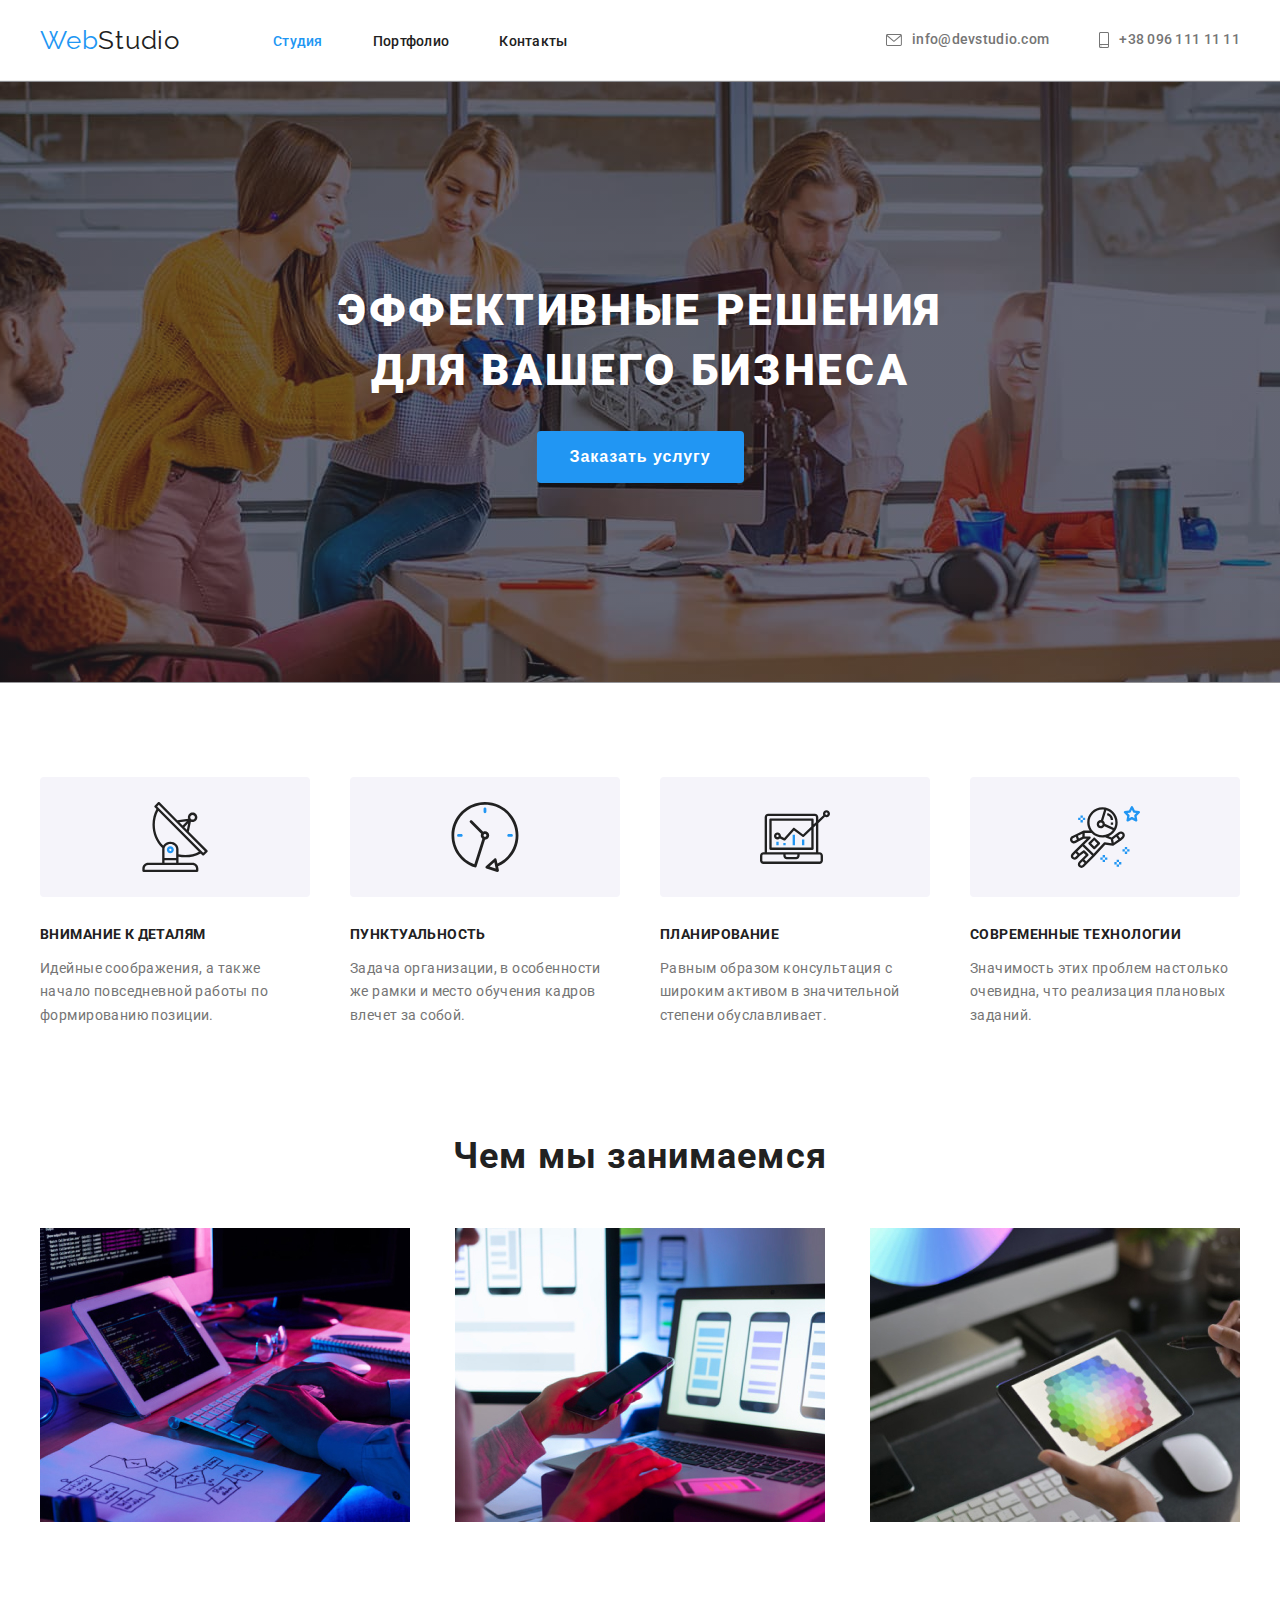
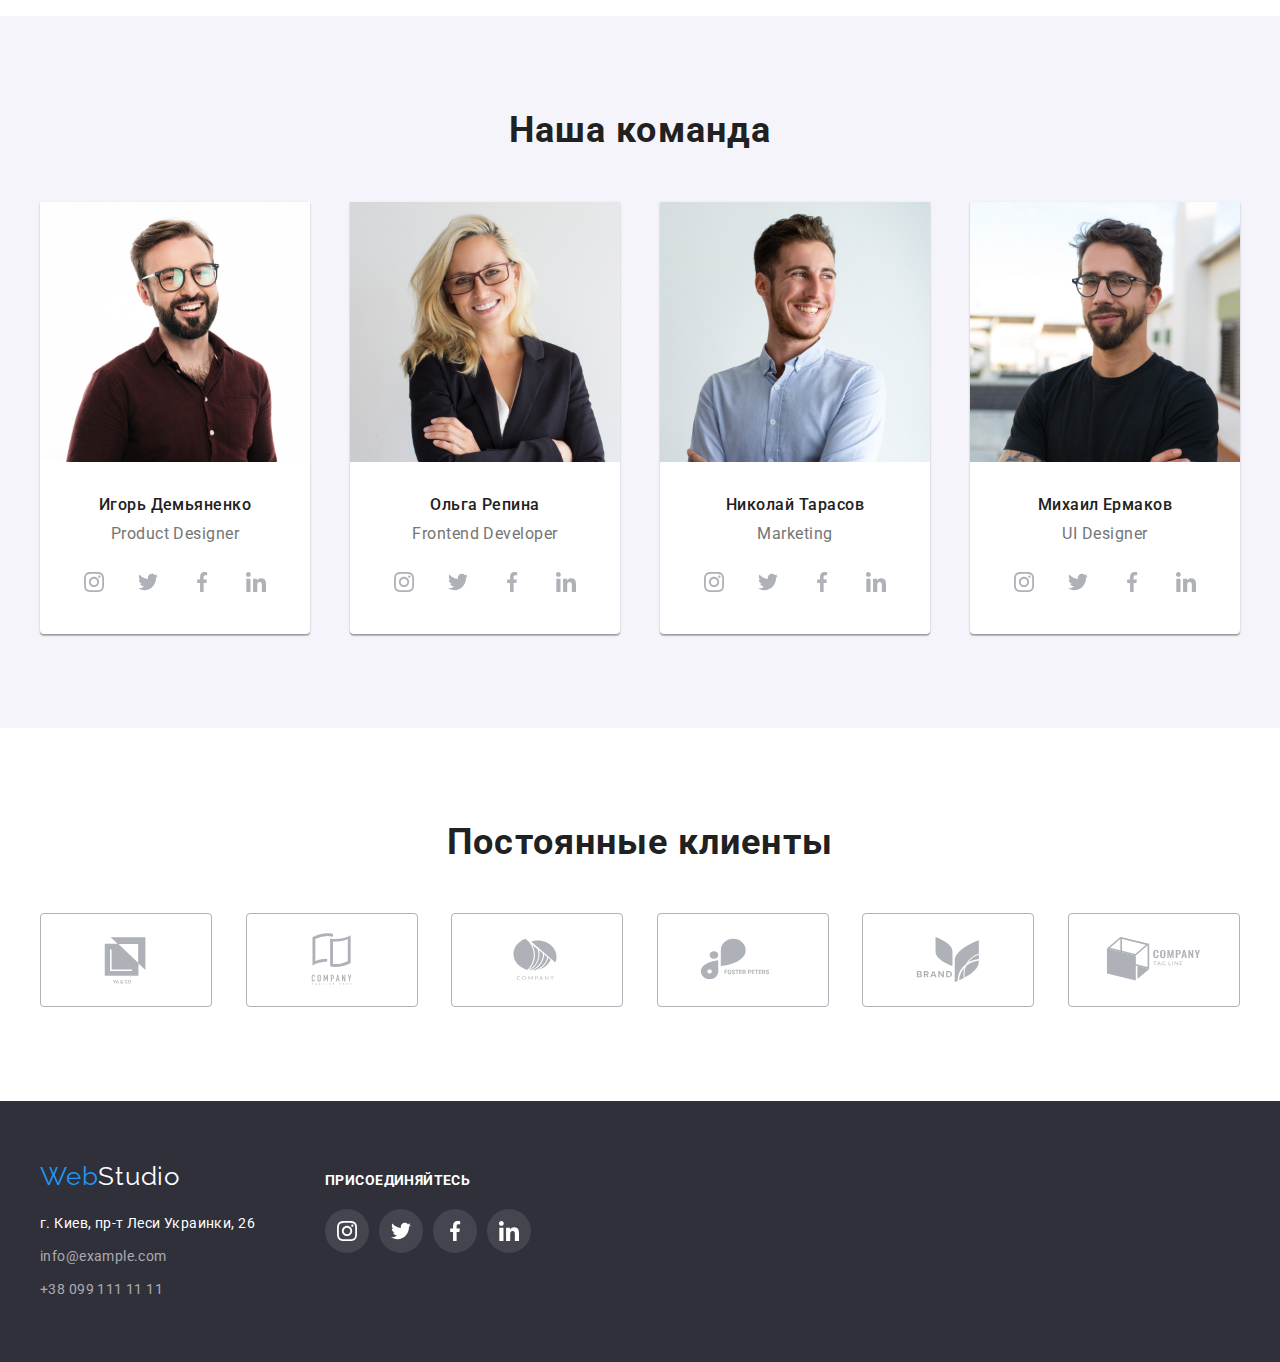
<file: index.html>
<!DOCTYPE html>
<html lang="ru">
<head>
    <meta charset="UTF-8">
    <meta http-equiv="X-UA-Compatible" content="IE=edge">
    <meta name="viewport" content="width=device-width, initial-scale=1.0">
    <title>Studio</title>
    <link rel="preconnect" href="https://fonts.googleapis.com">
    <link rel="preconnect" href="https://fonts.gstatic.com" crossorigin>
    <link href="https://fonts.googleapis.com/css2?family=Raleway:wght@700&family=Roboto:wght@400;500;700;900&display=swap"
        rel="stylesheet">
    <link rel="stylesheet" href="https://cdnjs.cloudflare.com/ajax/libs/modern-normalize/1.1.0/modern-normalize.min.css"
        integrity="sha512-wpPYUAdjBVSE4KJnH1VR1HeZfpl1ub8YT/NKx4PuQ5NmX2tKuGu6U/JRp5y+Y8XG2tV+wKQpNHVUX03MfMFn9Q=="
        crossorigin="anonymous" referrerpolicy="no-referrer" />
    <link rel="stylesheet" href="./css/styles.css">
</head>
<body>
    <header class="page-header">
        <div class="container main-nav">
            <a href="./index.html" class="logo">Web<span class="logo-second-color">Studio</span></a>
            <!-- НАВИГАЦИЯ -->
            <nav>
                <ul class="site-nav-list list">
                    <li class="site-nav-item item">
                        <a class="link current" href="./index.html">Студия</a>
                    </li>
                    <li class="site-nav-item item">
                        <a class="link" href="./portfolio.html">Портфолио</a>
                    </li>
                    <li class="site-nav-item item">
                        <a class="link" href="">Контакты</a>
                    </li>
                </ul>
            </nav>
            <ul class="header-contact-list list">
                <li class="header-contact-item item">
                    <a class="mail link" href="mailto:info@devstudio.com">
                        <svg class="contact-ico mail" width='16px' height='12px'>
                            <use href='./images/sprite.svg#icon-envelope'></use>
                        </svg>
                        info@devstudio.com
                    </a>
                </li>
                <li class="header-contact-item item">
                    <a class="phone link" href="tel:+38096111111">
                        <svg class="contact-ico mail" width='10px' height='16px'>
                            <use href='./images/sprite.svg#icon-smartphone'></use>
                        </svg>
                        +38 096 111 11 11</a>
                </li>
            </ul>
        </div>
    </header>
    <main>
    <!-- Секция HERO -->
        <section class="hero">
            <div class="container">
                <h1 class="hero-title">Эффективные решения <br> для вашего бизнеса</h1>
                <button class="hero-button">Заказать услугу</button>
            </div>
        </section>
        <!-- Секция Studio -->
        <section class="section-studio section">
            <div class="container">
                <ul class="studio-list list">
                    <li class="studio-item">
                        <div class="thumb">
                            <svg class="studio-ico antenna">
                                <use href='./images/sprite.svg#icon-antenna'>
                                </use>
                            </svg>
                        </div>
                        <h3 class="studio-title">Внимание к деталям</h3>
                        <p class="studio-text">Идейные соображения, а также начало повседневной работы по формированию позиции.</p>
                    </li>
                    <li class="studio-item">
                        <div class="thumb">
                            <svg class="studio-ico clock">
                                <use href='./images/sprite.svg#icon-clock'>
                                </use>
                            </svg>
                        </div>
                        <h3 class="studio-title">Пунктуальность</h3>
                        <p class="studio-text">Задача организации, в особенности же рамки и место обучения кадров влечет за собой.
                        </p>
                    </li>
                    <li class="studio-item">
                        <div class="thumb">
                            <svg class="studio-ico diagram">
                                <use href='./images/sprite.svg#icon-diagram'>
                                </use>
                            </svg>
                        </div>
                        <h3 class="studio-title">Планирование</h3>
                        <p class="studio-text">Равным образом консультация с широким активом в значительной степени обуславливает.
                        </p>
                    </li>
                    <li class="studio-item">
                        <div class="thumb">
                            <svg class="studio-ico astronaut">
                                <use href='./images/sprite.svg#icon-astronaut'>
                                </use>
                            </svg>
                        </div>
                        <h3 class="studio-title">Современные технологии</h3>
                        <p class="studio-text">Значимость этих проблем настолько очевидна, что реализация плановых заданий.</p>
                    </li>
                </ul>
            </div>
        </section>
        <!-- Секция Чем мы занимаемся -->
        <section class="section-doing section">
            <div class="container">
                <h2 class="doing-title">Чем мы занимаемся</h2>
                <ul class="doing-list list">
                    <li class="doing-item">
                        <img width="370" src="./images/pc.jpg" alt="разработка для пк">
                    </li>
                    <li class="doing-item">
                        <img width="370" src="./images/note.jpg" alt="разработка для ноутбуков">
                    </li>
                    <li class="doing-item">
                        <img width="370" src="./images/plan.jpg" alt="разработка для планшетов">
                    </li>
                </ul>
            </div>
        </section>
        <!-- Секция Наша Команда -->
        <section class="section-team section">
            <div class="container">
                <h2 class="section-team-title">Наша команда</h2>
                <ul class="team-list list">
                    <li class="team-item">
                        <img width="270" src="./images/1.jpg" alt="продуктовый менедежер">
                        <div class="team-text-container">
                            <h3 class="team-title">Игорь Демьяненко</h3>
                            <p class="team-text">Product Designer</p>
                            <ul class="connect-team">
                                <li>
                                    <a href="#" class="team-icon" aria-label="instagram">
                                        <svg class="team-ico">
                                            <use href='./images/sprite.svg#icon-instagram'></use>
                                        </svg>
                                    </a>
                                </li>
                                <li>
                                    <a href="#" class="team-icon" aria-label="Twitter">
                                        <svg class="team-ico">
                                            <use href='./images/sprite.svg#icon-twitter'></use>
                                        </svg>
                                    </a>
                                </li>
                                <li>
                                    <a href="#" class="team-icon" aria-label="Facebook">
                                        <svg class="team-ico">
                                            <use href='./images/sprite.svg#icon-facebook'></use>
                                        </svg>
                                    </a>
                                </li>
                                <li>
                                    <a href="#" class="team-icon" aria-label="LinkedIn">
                                        <svg class="team-ico">
                                            <use href='./images/sprite.svg#icon-linkedin'></use>
                                        </svg>
                                    </a>
                                </li>
                            </ul>
                        </div>
                    </li>
                    <li class="team-item">
                        <img width="270" src="./images/2.jpg" alt="фронтенд дивелопер">
                        <div class="team-text-container">
                            <h3 class="team-title">Ольга Репина</h3>
                            <p class="team-text">Frontend Developer</p>
                            <ul class="connect-team">
                                <li>
                                    <a href="#" class="team-icon" aria-label="instagram">
                                        <svg class="team-ico">
                                            <use href='./images/sprite.svg#icon-instagram'></use>
                                        </svg>
                                    </a>
                                </li>
                                <li>
                                    <a href="#" class="team-icon" aria-label="Twitter">
                                        <svg class="team-ico">
                                            <use href='./images/sprite.svg#icon-twitter'></use>
                                        </svg>
                                    </a>
                                </li>
                                <li>
                                    <a href="#" class="team-icon" aria-label="Facebook">
                                        <svg class="team-ico">
                                            <use href='./images/sprite.svg#icon-facebook'></use>
                                        </svg>
                                    </a>
                                </li>
                                <li>
                                    <a href="#" class="team-icon" aria-label="LinkedIn">
                                        <svg class="team-ico">
                                            <use href='./images/sprite.svg#icon-linkedin'></use>
                                        </svg>
                                    </a>
                                </li>
                            </ul>
                        </div>
                    </li>
                    <li class="team-item">
                        <img width="270" src="./images/3.jpg" alt="маркетолог">
                        <div class="team-text-container">
                            <h3 class="team-title">Николай Тарасов</h3>
                            <p class="team-text">Marketing</p>
                            <ul class="connect-team">
                                <li>
                                    <a href="#" class="team-icon" aria-label="instagram">
                                        <svg class="team-ico">
                                            <use href='./images/sprite.svg#icon-instagram'></use>
                                        </svg>
                                    </a>
                                </li>
                                <li>
                                    <a href="#" class="team-icon" aria-label="Twitter">
                                        <svg class="team-ico">
                                            <use href='./images/sprite.svg#icon-twitter'></use>
                                        </svg>
                                    </a>
                                </li>
                                <li>
                                    <a href="#" class="team-icon" aria-label="Facebook">
                                        <svg class="team-ico">
                                            <use href='./images/sprite.svg#icon-facebook'></use>
                                        </svg>
                                    </a>
                                </li>
                                <li>
                                    <a href="#" class="team-icon" aria-label="LinkedIn">
                                        <svg class="team-ico">
                                            <use href='./images/sprite.svg#icon-linkedin'></use>
                                        </svg>
                                    </a>
                                </li>
                            </ul>
                        </div>
                    </li>
                    <li class="team-item">
                        <img width="270" src="./images/4.jpg" alt="юай дизайнер">
                        <div class="team-text-container">
                            <h3 class="team-title">Михаил Ермаков</h3>
                            <p class="team-text">UI Designer</p>
                            <ul class="connect-team">
                                <li>
                                    <a href="#" class="team-icon" aria-label="instagram">
                                        <svg class="team-ico">
                                            <use href='./images/sprite.svg#icon-instagram'></use>
                                        </svg>
                                    </a>
                                </li>
                                <li>
                                    <a href="#" class="team-icon" aria-label="Twitter">
                                        <svg class="team-ico">
                                            <use href='./images/sprite.svg#icon-twitter'></use>
                                        </svg>
                                    </a>
                                </li>
                                <li>
                                    <a href="#" class="team-icon" aria-label="Facebook">
                                        <svg class="team-ico">
                                            <use href='./images/sprite.svg#icon-facebook'></use>
                                        </svg>
                                    </a>
                                </li>
                                <li>
                                    <a href="#" class="team-icon" aria-label="LinkedIn">
                                        <svg class="team-ico">
                                            <use href='./images/sprite.svg#icon-linkedin'></use>
                                        </svg>
                                    </a>
                                </li>
                            </ul>
                        </div>
                    </li>
                </ul>
            </div>
        </section>
        <!-- Секция Постоянные клиенты -->
        <section class="section-clients section">
            <div class="container">
                <h2 class="clients-title">Постоянные клиенты</h2>
                <ul class="clients-list">
                    <li class="clients-item">
                        <a href="#" class="clients-link" aria-label="YA & CO">
                            <svg class="clients-ico">
                                <use href='./images/sprite.svg#icon-yaco'></use>
                            </svg>
                        </a>
                    </li>
                    <li class="clients-item">
                        <a href="#" class="clients-link" aria-label="COMPANY Tagline Here">
                            <svg class="clients-ico">
                                <use href='./images/sprite.svg#icon-tagline-here'></use>
                            </svg>
                        </a>
                    </li>
                    <li class="clients-item">
                        <a href="#" class="clients-link" aria-label="Company">
                            <svg class="clients-ico">
                                <use href='./images/sprite.svg#icon-company'></use>
                            </svg>
                        </a>
                    </li>
                    <li class="clients-item">
                        <a href="#" class="clients-link" aria-label="Foster Peters">
                            <svg class="clients-ico">
                                <use href='./images/sprite.svg#icon-foster'></use>
                            </svg>
                        </a>
                    </li>
                    <li class="clients-item">
                        <a href="#" class="clients-link" aria-label="Brand">
                            <svg class="clients-ico">
                                <use href='./images/sprite.svg#icon-brand'></use>
                            </svg>
                        </a>
                    </li>
                    <li class="clients-item" aria-label="Company Tag line">
                        <a href="#" class="clients-link">
                            <svg class="clients-ico">
                                <use href='./images/sprite.svg#icon-tagline'></use>
                            </svg>
                        </a>
                    </li>
                </ul>
            </div>
        </section>
    </main>
    <footer class="page-footer">
        <div class="container">
            <div class="footer-box">
                <div class="main-footer-box">
                    <a href="./index.html" class="logo footer-logo">Web<span class="logo-second-color-footer">Studio</span></a>
                    <address class="container-adress-footer">
                        <ul class="footer-list list">
                            <li class="item">
                                <a class="map" href="">г. Киев, пр-т Леси Украинки, 26</a>
                            </li>
                            <li class="item">
                                <a class="mail" href="mailto:info@example.com">info@example.com</a>
                            </li>
                            <li class="item">
                                <a class="phone" href="tel:+380991111111">+38 099 111 11 11</a>
                            </li>
                        </ul>
                    </address>
                </div>
                <!-- Присоединяйтесь -->
                <div class="connecting-box">
                    <div>
                        <h3 class="connecting-title">ПРИСОЕДИНЯЙТЕСЬ</h3>
                    </div>
                    <div>
                        <ul class="connecting-list">
                            <li>
                                <a href="#" class="connecting-icon instagram" aria-label="instagram">
                                    <svg class="footer-ico" width='20px' height='20px'>
                                        <use href='./images/sprite.svg#icon-instagram'></use>
                                    </svg>
                                </a>
                            </li>
                            <li>
                                <a href="#" class="connecting-icon twitter" aria-label="Twitter">
                                    <svg class="footer-ico" width='20px' height='20px'>
                                        <use href='./images/sprite.svg#icon-twitter'></use>
                                    </svg>
                                </a>
                            </li>
                            <li>
                                <a href="#" class="connecting-icon facebook" aria-label="Facebook">
                                    <svg class="footer-ico" width='20px' height='20px'>
                                        <use href='./images/sprite.svg#icon-facebook'></use>
                                    </svg>
                                </a>
                            </li>
                            <li>
                                <a href="#" class="connecting-icon linkidin" aria-label="LinkedIn">
                                    <svg class="footer-ico" width='20px' height='20px'>
                                        <use href='./images/sprite.svg#icon-linkedin'></use>
                                    </svg>
                                </a>
                            </li>
                        </ul>
                    </div>
                </div>
            </div>
        </div>
    </footer>
</body>
</html>
</file>
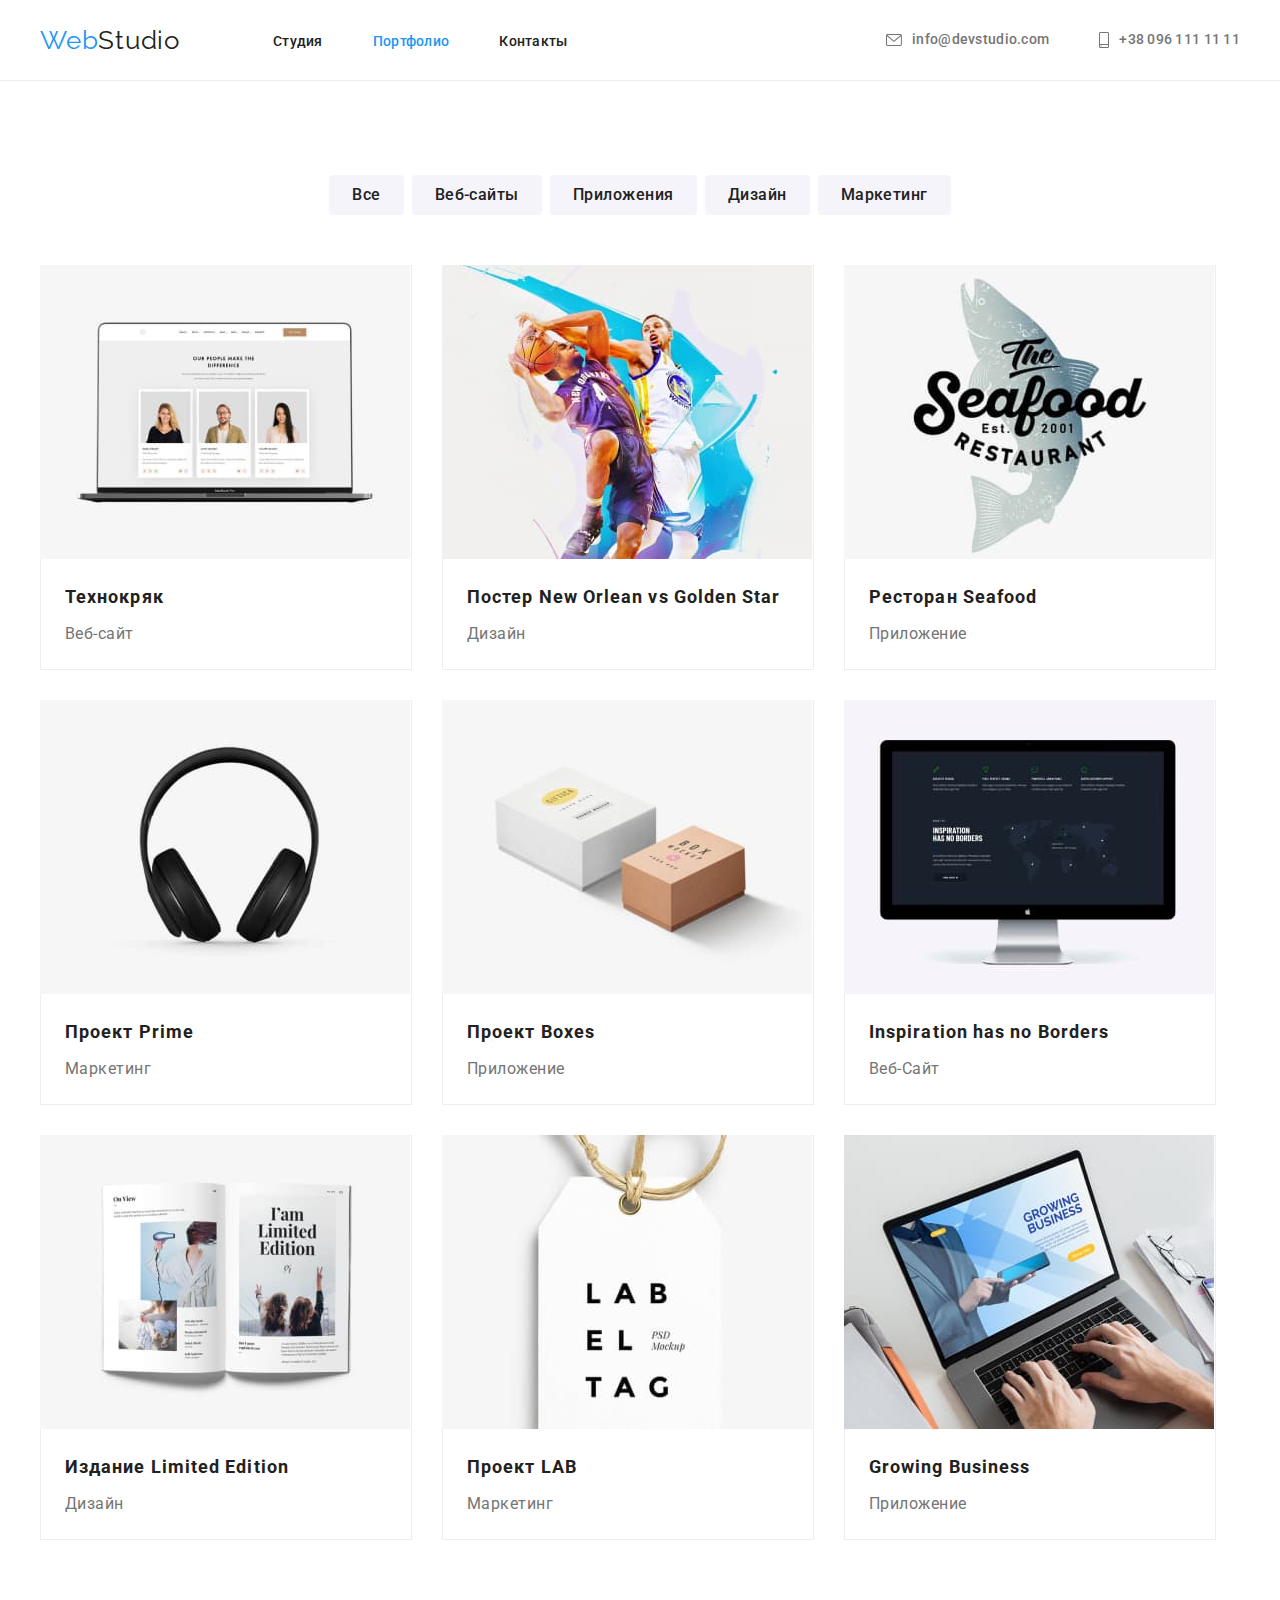
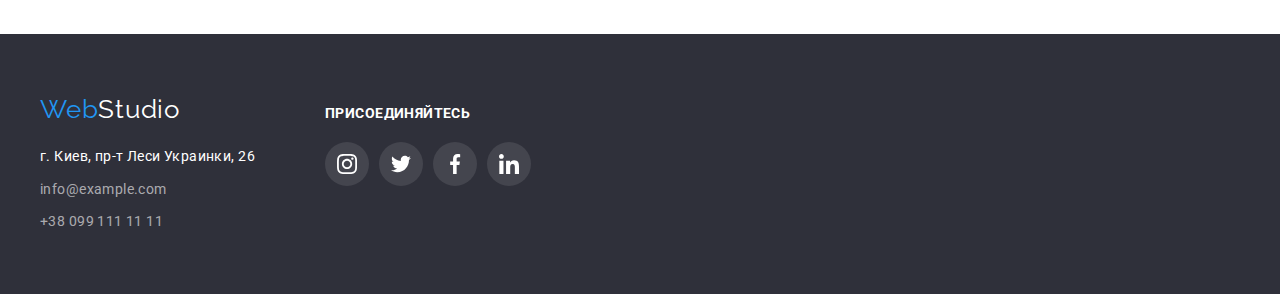
<file: portfolio.html>
<!DOCTYPE html>
<html lang="ru">
<head>
    <meta charset="UTF-8">
    <meta http-equiv="X-UA-Compatible" content="IE=edge">
    <meta name="viewport" content="width=device-width, initial-scale=1.0">
    <title>Portfolio</title>
    <link rel="preconnect" href="https://fonts.googleapis.com">
    <link rel="preconnect" href="https://fonts.gstatic.com" crossorigin>
    <link href="https://fonts.googleapis.com/css2?family=Raleway:wght@700&family=Roboto:wght@400;500;700;900&display=swap"
        rel="stylesheet">
    <link rel="stylesheet" href="https://cdnjs.cloudflare.com/ajax/libs/modern-normalize/1.1.0/modern-normalize.min.css"
        integrity="sha512-wpPYUAdjBVSE4KJnH1VR1HeZfpl1ub8YT/NKx4PuQ5NmX2tKuGu6U/JRp5y+Y8XG2tV+wKQpNHVUX03MfMFn9Q=="
        crossorigin="anonymous" referrerpolicy="no-referrer" />
    <link rel="stylesheet" href="./css/styles.css">
</head>
<body>
    <header class="page-header">
        <div class="container main-nav">
            <a href="./index.html" class="logo">Web<span class="logo-second-color">Studio</span></a>
            <!-- НАВИГАЦИЯ -->
            <nav>
                <ul class="site-nav-list list">
                    <li class="site-nav-item item">
                        <a class="link" href="./index.html">Студия</a>
                    </li>
                    <li class="site-nav-item item">
                        <a class="link current" href="./portfolio.html">Портфолио</a>
                    </li>
                    <li class="site-nav-item item">
                        <a class="link" href="">Контакты</a>
                    </li>
                </ul>
            </nav>
            <ul class="header-contact-list list">
                <li class="header-contact-item item">
                    <a class="mail link" href="mailto:info@devstudio.com">
                        <svg class="contact-ico mail" width='16px' height='12px'>
                            <use href='./images/sprite.svg#icon-envelope'></use>
                        </svg>
                        info@devstudio.com
                    </a>
                </li>
                <li class="header-contact-item item">
                    <a class="phone link" href="tel:+38096111111">
                        <svg class="contact-ico mail" width='10px' height='16px'>
                            <use href='./images/sprite.svg#icon-smartphone'></use>
                        </svg>
                        +38 096 111 11 11</a>
                </li>
            </ul>
        </div>
    </header>
    <main>
        <section class="section-portfolio section">
            <div class="container">
                <!-- RADIO BUTTONS -->
                <ul class="radio-buttons-list list">
                    <li class="radio-buttons-item item">
                        <button class="radio-button current" type="button">Все</button>
                    </li>
                    <li class="radio-buttons-item item">
                        <button class="radio-button" type="button">Веб-сайты</button>
                    </li>
                    <li class="radio-buttons-item item">
                        <button class="radio-button" type="button">Приложения</button>
                    </li>
                    <li class="radio-buttons-item item">
                        <button class="radio-button" type="button">Дизайн</button>
                    </li>
                    <li class="radio-buttons-item item">
                        <button class="radio-button" type="button">Маркетинг</button>
                    </li>
                </ul>
                <!-- ФИЛЬТР СВЯЗАННЫЙ С RADIO BUTTONS -->
                <ul class="radio-filter-list list">
                    <li class="radio-filter-item item">
                        <a href="" class="radio-item-link">
                            <img width="370" class="filter-image" src="./images/tech.jpg" alt="ноутбук с веб-сайтом">
                            <div class="radio-filter-box">
                                <h2 class="radio-filter-title">Технокряк</h2>
                                <p class="radio-filter-text">Веб-сайт</p>
                            </div>
                        </a>
                    </li>
                    <li class="radio-filter-item item">
                        <a href="" class="radio-item-link">
                            <img width="370" class="filter-image" src="./images/poster.jpg"
                                alt="баскетболист нового орлеана против баскетболиста голден стар">
                            <div class="radio-filter-box">
                                <h2 class="radio-filter-title">Постер New Orlean vs Golden Star</h2>
                                <p class="radio-filter-text">Дизайн</p>
                            </div>
                        </a>
                    </li>
                    <li class="radio-filter-item item">
                        <a href="" class="radio-item-link">
                            <img width="370" class="filter-image" src="./images/seafood.jpg" alt="логотип ресторана сифуд с изображением рыбы">
                            <div class="radio-filter-box">
                                <h2 class="radio-filter-title">Ресторан Seafood</h2>
                                <p class="radio-filter-text">Приложение</p>
                            </div>
                        </a>
                    </li>
                    <li class="radio-filter-item item">
                        <a href="" class="radio-item-link">
                            <img width="370" class="filter-image" src="./images/prime.jpg" alt="наушники">
                            <div class="radio-filter-box">
                                <h2 class="radio-filter-title">Проект Prime</h2>
                                <p class="radio-filter-text">Маркетинг</p>
                            </div>
                        </a>
                    </li>
                    <li class="radio-filter-item item">
                        <a href="" class="radio-item-link">
                            <img width="370" class="filter-image" src="./images/boxes.jpg" alt="две коробки">
                            <div class="radio-filter-box">
                                <h2 class="radio-filter-title">Проект Boxes</h2>
                                <p class="radio-filter-text">Приложение</p>
                            </div>
                        </a>
                    </li>
                    <li class="radio-filter-item item">
                        <a href="" class="radio-item-link">
                            <img width="370" class="filter-image" src="./images/borders.jpg" alt="монитор с сайтом">
                            <div class="radio-filter-box">
                                <h2 class="radio-filter-title">Inspiration has no Borders</h2>
                                <p class="radio-filter-text">Веб-Сайт</p>
                            </div>
                        </a>
                    </li>
                    <li class="radio-filter-item item">
                        <a href="" class="radio-item-link">
                            <img width="370" class="filter-image" src="./images/limited.jpg" alt="Книга">
                            <div class="radio-filter-box">
                                <h2 class="radio-filter-title">Издание Limited Edition</h2>
                                <p class="radio-filter-text">Дизайн</p>
                            </div>
                        </a>
                    </li>
                    <li class="radio-filter-item item">
                        <a href="" class="radio-item-link">
                            <img width="370" class="filter-image" src="./images/lab.jpg" alt="этикетка">
                            <div class="radio-filter-box">
                                <h2 class="radio-filter-title">Проект LAB</h2>
                                <p class="radio-filter-text">Маркетинг</p>
                            </div>
                        </a>
                    </li>
                    <li class="radio-filter-item item">
                        <a href="" class="radio-item-link">
                            <img width="370" class="filter-image" src="./images/growing.jpg" alt="ноутбук с веб-сайтом">
                            <div class="radio-filter-box">
                                <h2 class="radio-filter-title">Growing Business</h2>
                                <p class="radio-filter-text">Приложение</p>
                            </div>
                        </a>
                    </li>
                </ul>
            </div>
        </section>
    </main>
    <footer class="page-footer">
        <div class="container">
            <div class="footer-box">
                <div class="main-footer-box">
                    <a href="./index.html" class="logo footer-logo">Web<span
                            class="logo-second-color-footer">Studio</span></a>
                    <address class="container-adress-footer">
                        <ul class="footer-list list">
                            <li class="item">
                                <a class="map" href="">г. Киев, пр-т Леси Украинки, 26</a>
                            </li>
                            <li class="item">
                                <a class="mail" href="mailto:info@example.com">info@example.com</a>
                            </li>
                            <li class="item">
                                <a class="phone" href="tel:+380991111111">+38 099 111 11 11</a>
                            </li>
                        </ul>
                    </address>
                </div>
                <!-- Присоединяйтесь -->
                <div class="connecting-box">
                    <div>
                        <h3 class="connecting-title">ПРИСОЕДИНЯЙТЕСЬ</h3>
                    </div>
                    <div>
                        <ul class="connecting-list">
                            <li>
                                <a href="#" class="connecting-icon instagram" aria-label="instagram">
                                    <svg class="footer-ico" width='20px' height='20px'>
                                        <use href='./images/sprite.svg#icon-instagram'></use>
                                    </svg>
                                </a>
                            </li>
                            <li>
                                <a href="#" class="connecting-icon twitter" aria-label="Twitter">
                                    <svg class="footer-ico" width='20px' height='20px'>
                                        <use href='./images/sprite.svg#icon-twitter'></use>
                                    </svg>
                                </a>
                            </li>
                            <li>
                                <a href="#" class="connecting-icon facebook" aria-label="Facebook">
                                    <svg class="footer-ico" width='20px' height='20px'>
                                        <use href='./images/sprite.svg#icon-facebook'></use>
                                    </svg>
                                </a>
                            </li>
                            <li>
                                <a href="#" class="connecting-icon linkidin" aria-label="LinkedIn">
                                    <svg class="footer-ico" width='20px' height='20px'>
                                        <use href='./images/sprite.svg#icon-linkedin'></use>
                                    </svg>
                                </a>
                            </li>
                        </ul>
                    </div>
                </div>
            </div>
        </div>
    </footer>
</body>
</html>
</file>
<file: css/styles.css>
:root {
  /* FONT */
  --primary-font: roboto, sans-serif;
  --primary-text-color: #212121;
  --secondary-text-color: #757575;
  --title-text-color: #212121;
  --accent-text-color: #2196f3;

  /* LOGOTYPE */
  --logo-font: Raleway;
  --logo-color: #2196f3;
  --logo-color-second: #212121;
  --logo-color-second-futer: #fff;

  /* BACKGROUND COLOR*/
  --bg-second-color: #2f303a;
  --bg-color: #fff;
  --bg-color-hero: #c4c4c4;

  /* RADIO BUTTONS */
  --radio-buttons-color: #f5f4fa;
  --radio-buttons-text-color: #212121;

  --radio-buttons-bg-current: #2196f3;
  --radio-buttons-text-current: #ffffff;
}

/* ОБЩИЕ СТИЛИ */
html {
  box-sizing: border-box;
}
body {
  background-color: var(--bg-color);
  font-family: var(--primary-font);
  color: var(--primary-text-color);
  margin: 0 auto;
}
a {
  text-decoration: none;
}
h1,
h2,
h3,
h4,
h5,
h6,
p,
ul {
  padding-inline-start: 0;
}

/* УТИЛИТЫ */
.container {
  width: 1200px;

  padding-left: 15px;
  padding-right: 15px;
  margin: 0 auto;
}
.list {
  margin-top: 0;
  margin-bottom: 0;

  list-style: none;
}
.section {
  padding-bottom: 94px;
  padding-top: 94px;
}

/* ЛОГОТИП */
.logo {
  font-family: var(--logo-font);
  font-size: 26px;
  line-height: 1.19;
  letter-spacing: 0.03em;
  color: var(--logo-color);
}
.logo-second-color {
  color: var(--logo-color-second);
}
.logo-second-color-footer {
  color: var(--logo-color-second-futer);
}

/* HEADER */
.page-header {
  border-bottom: 1px solid #ececec;
}
.page-header .link {
  font-family: var(--primary-font);
  font-weight: 500;
  font-size: 14px;
  line-height: 1.14;
  letter-spacing: 0.02em;
}

.main-nav {
  display: flex;
  align-items: center;

  height: 80px;
}

/* HEADER NAV */
.site-nav-list {
  display: flex;

  margin-left: 93px;
}
.site-nav-list .item + .item {
  margin-left: 50px;
}
.site-nav-list .link {
  color: var(--primary-text-color);

  padding-top: 32px;
  padding-bottom: 32px;
}
.site-nav-list .link.current {
  color: var(--accent-text-color);
}
.site-nav-item .link:focus,
.site-nav-item .link:hover {
  color: var(--accent-text-color);
}

/* HEADER CONTACT */
.header-contact-list {
  display: flex;
  margin-left: auto;
}
.header-contact-list .item + .item {
  margin-left: 50px;
}
.header-contact-list .link {
  color: var(--secondary-text-color);

  padding-top: 32px;
  padding-bottom: 32px;
}

.header-contact-item {
  display: inline-flex;
  justify-content: center;
  align-items: center;

  fill: #757575;
}
.header-contact-item .link {
  display: inline-flex;
  justify-content: center;
  align-items: center;
}
.header-contact-item .link:focus,
.header-contact-item .link:hover {
  color: var(--accent-text-color);
}

.contact-ico {
  fill: currentColor;
  margin-right: 10px;
}

/* HERO */
.hero {
  background-color: var(--bg-color-hero);
  background-image: linear-gradient(
      rgba(47, 48, 58, 0.4),
      rgba(47, 48, 58, 0.4)
    ),
    url("../images/hero-image.jpg");
  background-repeat: no-repeat;
  background-position: center;

  text-align: center;

  padding-top: 200px;
  padding-bottom: 200px;
}

.hero-title {
  font-weight: 900;
  font-size: 44px;
  line-height: 1.36;
  letter-spacing: 0.06em;
  text-transform: uppercase;
  color: #ffffff;

  margin-top: 0;
  margin-bottom: 30px;
}

/* HERO BUTTON */
.hero-button {
  display: inline-block;

  padding: 10px 32px;

  background-color: var(--accent-text-color);
  color: #ffffff;

  border: 1px solid transparent;
  border-radius: 4px;

  font-weight: 700;
  font-size: 16px;
  line-height: 1.87;
  letter-spacing: 0.06em;
  cursor: pointer;
}

/* СЕКЦИЯ STUDIO */

.studio-list {
  display: flex;
  justify-content: space-between;
}

.thumb {
  display: flex;
  justify-content: center;
  align-items: center;

  height: 120px;
  border-radius: 4px;
  margin-bottom: 30px;

  background: #f5f4fa;
}

.studio-ico {
  width: 70px;
  height: 70px;
}

.studio-title {
  font-weight: 700;
  font-size: 14px;
  line-height: 1.14;
  letter-spacing: 0.03em;
  text-transform: uppercase;

  margin-bottom: 10px;
  margin-top: 0;
}

.studio-text {
  width: 270px;

  color: var(--secondary-text-color);

  font-size: 14px;
  line-height: 1.71;
  letter-spacing: 0.03em;
}

/* СЕКЦИЯ ЧЕМ МЫ ЗАНИМАЕМСЯ */
.section-doing {
  margin-top: -94px;
}

.doing-title {
  text-align: center;
  font-weight: 700;
  font-size: 36px;
  line-height: 1.16;
  letter-spacing: 0.03em;

  margin-top: 0;
  margin-bottom: 50px;
}

.doing-list {
  display: flex;
  justify-content: space-between;
}

.doing-item {
  display: flex;
  justify-content: space-between;
}

/* СЕКЦИЯ НАША КОМАНДА */
.section-team {
  background: #f5f4fa;
}

.section-team-title {
  font-weight: 700;
  font-size: 36px;
  line-height: 1.16;
  text-align: center;
  letter-spacing: 0.03em;
  margin-top: 0px;
  margin-bottom: 50px;
}

.team-list {
  display: flex;
  justify-content: space-between;
}

.team-item {
  width: 270px;
  background: var(--bg-color);
  box-shadow: 0px 1px 3px rgba(0, 0, 0, 0.12), 0px 1px 1px rgba(0, 0, 0, 0.14),
    0px 2px 1px rgba(0, 0, 0, 0.2);
  border-radius: 0px 0px 4px 4px;
}

.team-text-container {
  padding-top: 30px;
  padding-bottom: 30px;
}

.team-title {
  font-weight: 500;
  font-size: 16px;
  line-height: 1.18;
  text-align: center;
  letter-spacing: 0.03em;

  margin-top: 0;
  margin-bottom: 10px;
}
.team-text {
  font-size: 16px;
  line-height: 1.18;
  text-align: center;
  letter-spacing: 0.03em;
  color: #757575;

  margin-top: 0;
  margin-bottom: 0;
}

/* ИКОНКИ КОНТАКТОВ НАША КОМАНДА */
.connect-team {
  list-style: none;

  display: flex;
  flex-direction: row;
  justify-content: space-between;

  margin-top: 16px;
  margin-left: 32px;
  margin-right: 32px;
}

.team-icon {
  display: flex;
  justify-content: center;
  align-items: center;

  width: 44px;
  height: 44px;

  fill: #afb1b8;

  border-radius: 50%;
}
.team-icon:hover,
.team-icon:focus {
  background-color: var(--accent-text-color);
  fill: #ffffff;
}

.team-ico {
  width: 20px;
  height: 20px;
}

/* Секция Постоянные клиенты */
.clients-title {
  margin-top: 0;
  margin-bottom: 50px;

  font-weight: 700;
  font-size: 36px;
  line-height: 1.16;
  text-align: center;
  letter-spacing: 0.03em;
  color: #212121;
}

.clients-list {
  list-style: none;

  display: flex;
  justify-content: space-between;

  margin-top: 0;
  margin-bottom: 0;
}

.clients-item {
  display: flex;

  width: 170px;
  height: 92px;

  border: 1px solid #afb1b8;
  border-radius: 4px;
}

.clients-link {
  display: flex;
  justify-content: center;
  align-items: center;

  width: 100%;
  height: 100%;

  fill: #afb1b8;
}

.clients-link:hover,
.clients-link:focus {
  border: 1px solid #2196f3;
  fill: var(--accent-text-color);
}

.clients-ico {
  width: 106px;
  height: 60px;
}

/* FOOTER */
.page-footer {
  background-color: var(--bg-second-color);

  padding-top: 60px;
  padding-bottom: 60px;
}

.footer-box {
  display: flex;
  align-items: flex-start;
}

.main-footer-box {
  display: flex;
  flex-direction: column;
}

.container-adress-footer {
  margin-top: 20px;
}

.footer-list .item {
  font-family: var(--primary-font);
  font-style: normal;
  font-weight: 400;
  font-size: 14px;
  line-height: 1.71;
  letter-spacing: 0.03em;
}
.footer-list .item:not(:last-child) {
  margin-bottom: 9px;
}
.footer-list .map {
  color: #ffffff;
}
.footer-list .mail,
.footer-list .phone {
  color: rgba(255, 255, 255, 0.6);
}

/* FOOTER ПРИСОЕДИНЯЙТЕСЬ */
.connecting-box {
  display: inline-flex;
  flex-direction: column;

  margin-top: 12px;
  margin-left: 70px;
}

.connecting-title {
  margin-top: 0;
  margin-bottom: 0;

  font-weight: 700;
  font-size: 14px;
  line-height: 1.14;
  letter-spacing: 0.03em;
  text-transform: uppercase;
  color: #ffffff;
}

.connecting-list {
  list-style: none;

  display: flex;

  margin-top: 20px;
}
.connecting-list li:not(:last-child) {
  margin-right: 10px;
}

.connecting-icon {
  display: flex;
  align-items: center;
  justify-content: center;

  width: 44px;
  height: 44px;
  background: rgba(255, 255, 255, 0.1);

  border-radius: 50%;
}
.connecting-icon:hover,
.connecting-icon:focus {
  background-color: var(--accent-text-color);
  fill: #ffffff;
}

.footer-ico {
  fill: #ffffff;
}

/* СТРАНИЦА PORTFOLIO */
/* RADIO BUTTONS */
.radio-buttons-list {
  display: flex;
  justify-content: center;

  margin-bottom: 50px;
}
.radio-buttons-list .item + .item {
  margin-left: 8px;
}

.radio-button {
  background-color: var(--radio-buttons-color);

  padding: 6px 22px;

  border: 1px solid transparent;
  border-radius: 4px;

  font-family: var(--primary-font);
  color: var(--radio-buttons-text-color);
  font-weight: 500;
  font-size: 16px;
  line-height: 1.62;
  text-align: center;
  letter-spacing: 0.03em;
  cursor: pointer;
}
.radio-button:hover,
.radio-button:focus {
  background-color: var(--radio-buttons-bg-current);
  color: var(--radio-buttons-text-current);
  box-shadow: 0px 3px 1px rgba(0, 0, 0, 0.1), 0px 1px 2px rgba(0, 0, 0, 0.08),
    0px 2px 2px rgba(0, 0, 0, 0.12);
}

/* .radio-button.current {
  background-color: var(--radio-buttons-bg-current);
  color: var(--radio-buttons-text-current);
  border: 1px solid transparent;
  box-shadow: 0px 3px 1px rgba(0, 0, 0, 0.1), 0px 1px 2px rgba(0, 0, 0, 0.08),
    0px 2px 2px rgba(0, 0, 0, 0.12);
} */

/* ФИЛЬТР СВЯЗАННЫЙ С RADIO BUTTONS */
.radio-filter-list {
  display: flex;
  flex-wrap: wrap;
}

.radio-filter-item {
  margin-right: 30px;
  margin-bottom: 30px;

  width: 370px;

  border: 1px solid #eeeeee;
}
.radio-filter-item:nth-child(3n) {
  margin-right: 0px;
}
.radio-filter-item:nth-last-child(-n + 3) {
  margin-bottom: 0;
}
.radio-filter-item:hover,
.radio-filter-item:focus {
  box-shadow: 0px 1px 1px rgba(0, 0, 0, 0.12), 0px 4px 4px rgba(0, 0, 0, 0.06),
    1px 4px 6px rgba(0, 0, 0, 0.16);
}

.filter-image {
  display: flex;

  margin-left: -1px;
  margin-top: -1px;
}

.radio-filter-box {
  padding: 20px 24px;
}

.radio-filter-title {
  margin-bottom: 4px;
  margin-top: 0px;

  font-family: var(--primary-font);
  font-style: normal;
  font-weight: 700;
  font-size: 18px;
  line-height: 2;
  letter-spacing: 0.06em;
  color: var(--primary-text-color);
}

.radio-filter-text {
  margin-bottom: 0;
  margin-top: 0;

  font-family: var(--primary-font);
  font-style: normal;
  font-weight: 400;
  font-size: 16px;
  line-height: 1.87;
  letter-spacing: 0.03em;
  color: var(--secondary-text-color);
}
</file>
